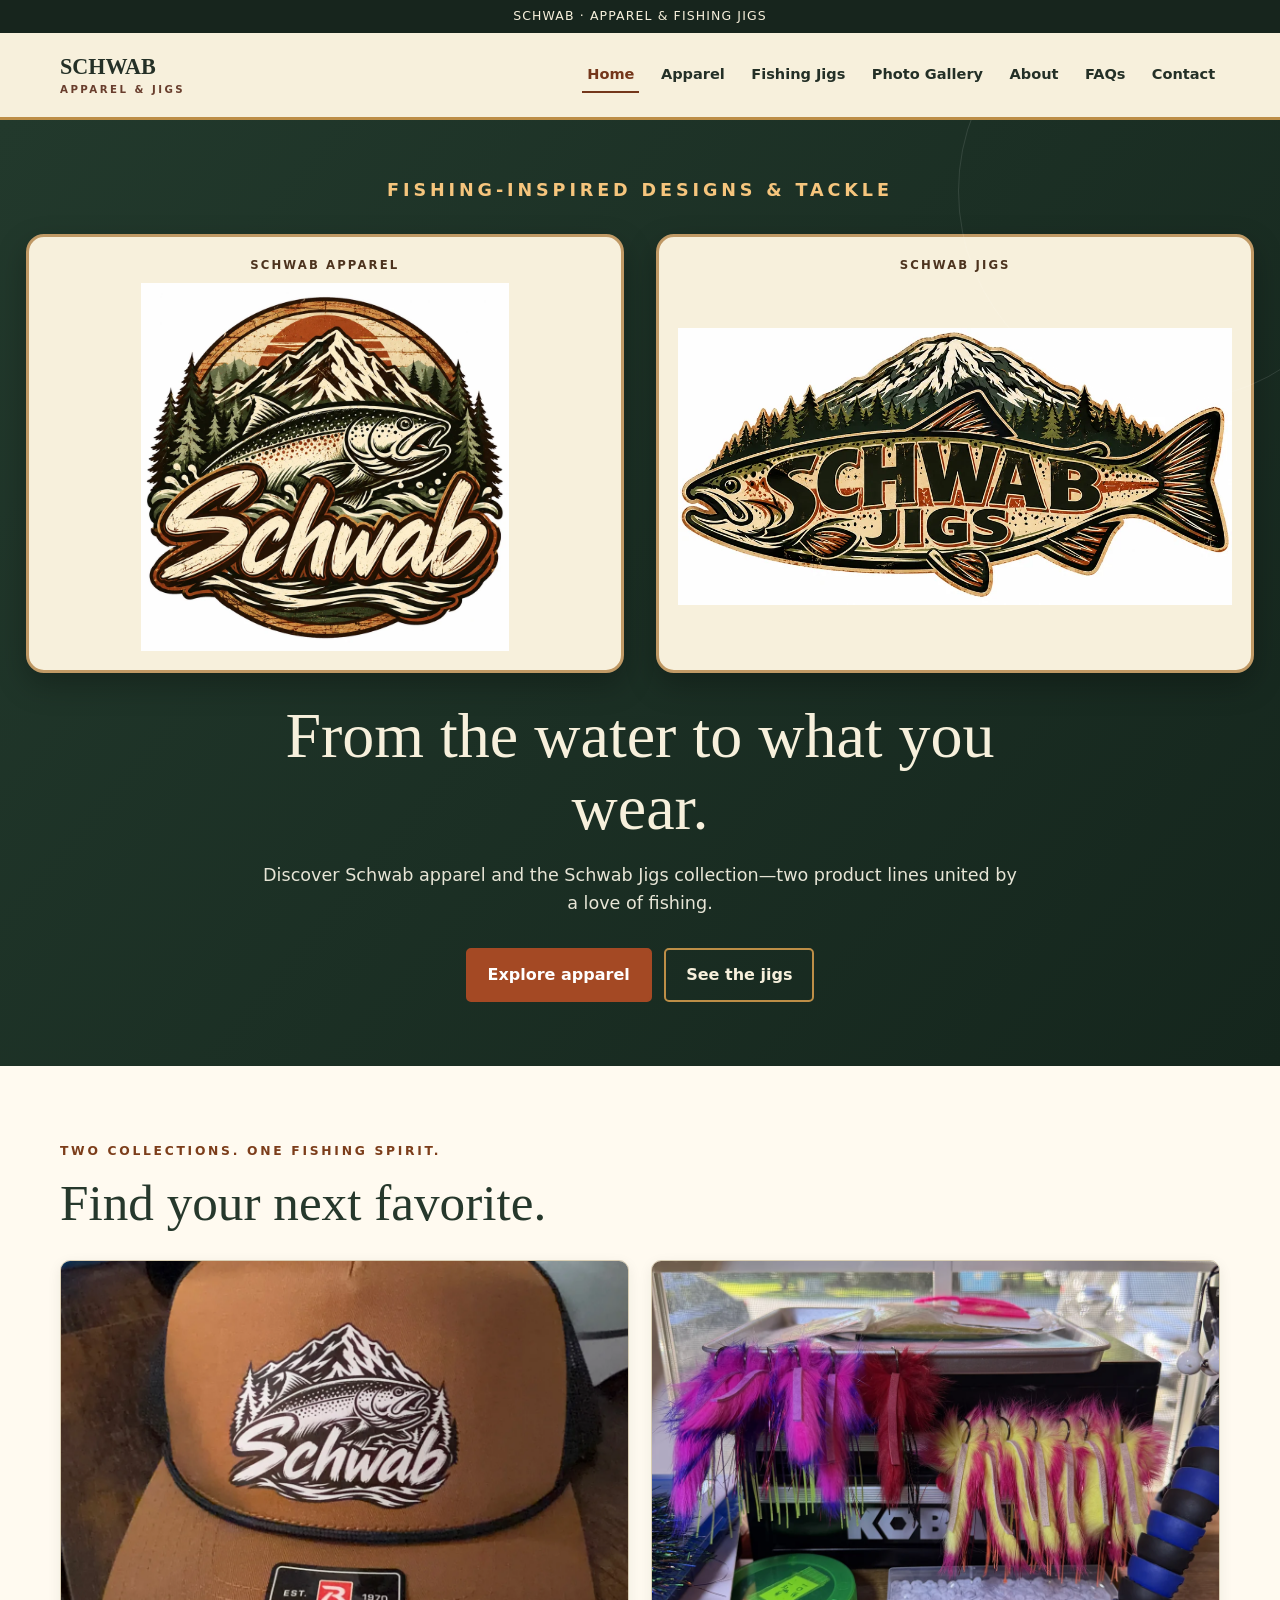
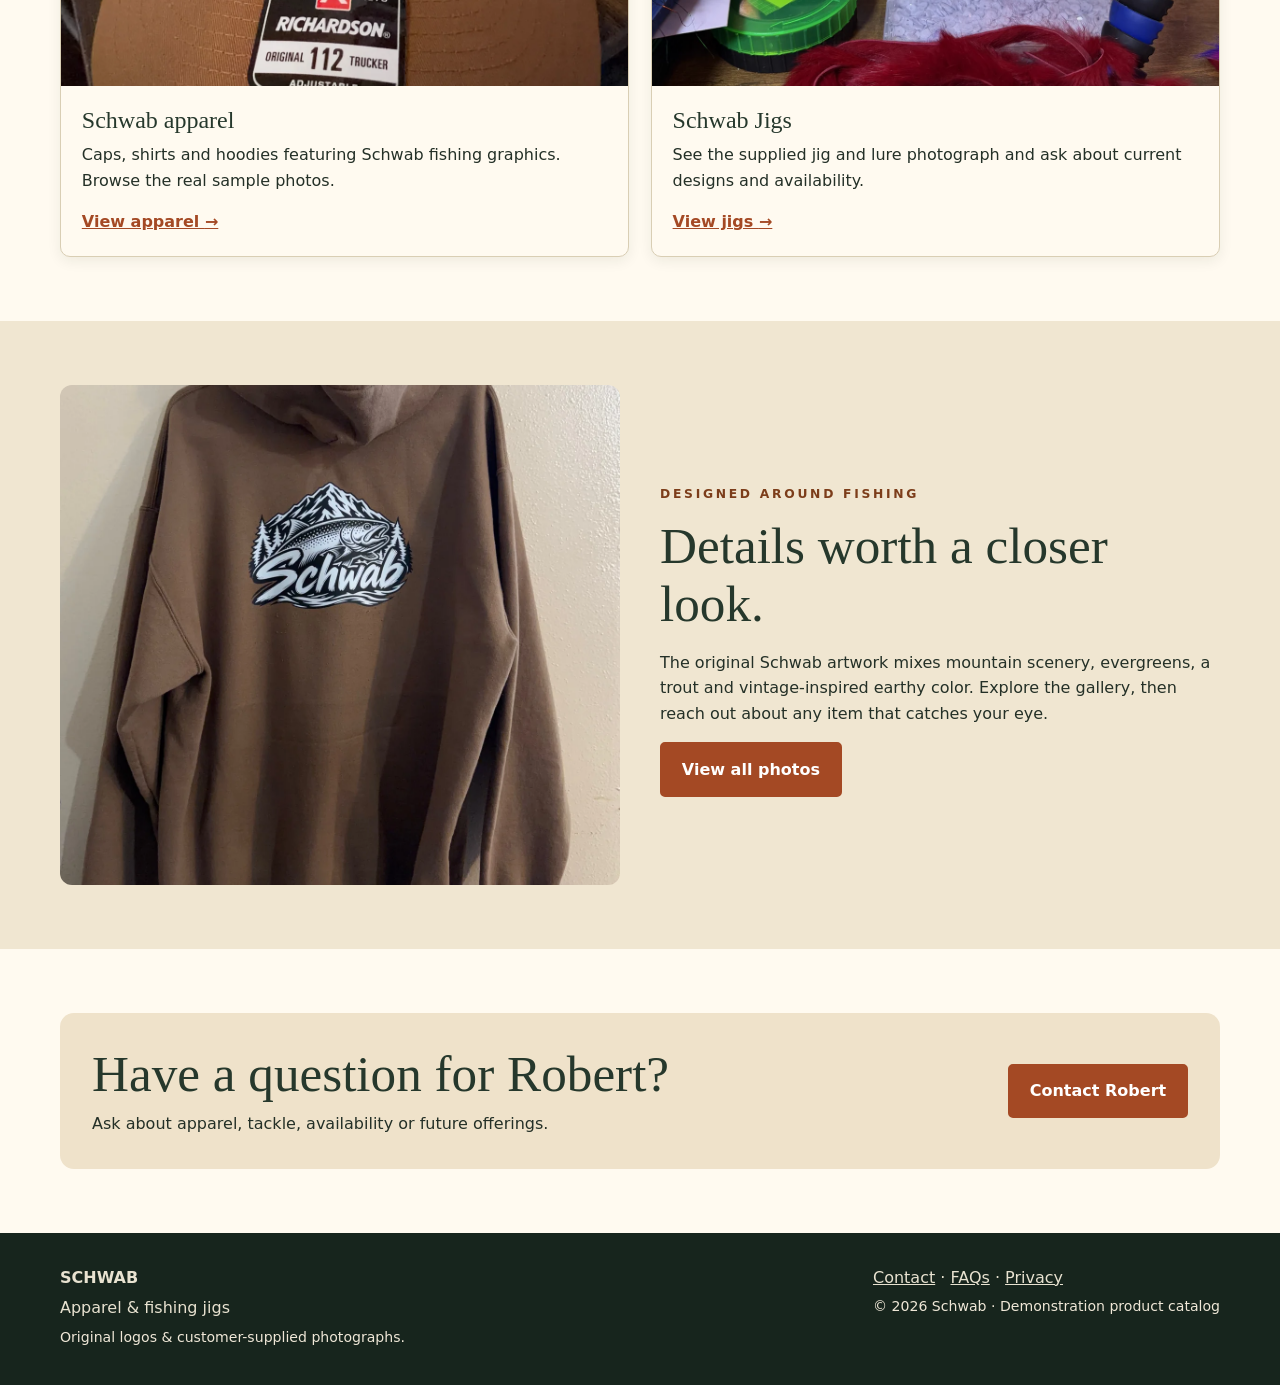
<file: index.html>
<!doctype html>
<html lang="en"><head>
<meta charset="utf-8"><meta name="viewport" content="width=device-width,initial-scale=1">
<meta name="theme-color" content="#26382c">
<meta name="description" content="Explore Robert Schwab fishing-inspired apparel and Schwab Jigs. See actual product photographs and get in touch.">
<meta property="og:type" content="website"><meta property="og:title" content="Schwab | Fishing Apparel & Jigs"><meta property="og:description" content="Explore Robert Schwab fishing-inspired apparel and Schwab Jigs. See actual product photographs and get in touch.">
<link rel="icon" href="assets/images/logos/schwab.webp" type="image/webp"><link rel="stylesheet" href="assets/site.css?v=logos-150-20261024">
<style id="brand-cream-fallback">
/* Inlined fallback when a browser still holds an old stylesheet. */
.hero .hero-logos .logo-card{
background-color:#f7f0dc!important;
background-image:url("[data-uri]")!important;
background-repeat:repeat!important;
background-size:1px 1px!important;
color-scheme:only light;
}
.hero .hero-logos .logo-caption{color:#4d331e!important}
</style>
<title>Schwab | Fishing Apparel & Jigs</title><script src="assets/site.js?v=cream-solid-raster-2" defer></script></head>
<body data-page="home"><div id="app"><noscript><div style="padding:2rem"><h1>Schwab Apparel &amp; Jigs</h1><p>This site requires JavaScript to display its interactive gallery. Please enable JavaScript to browse.</p></div></noscript></div></body></html>
</file>
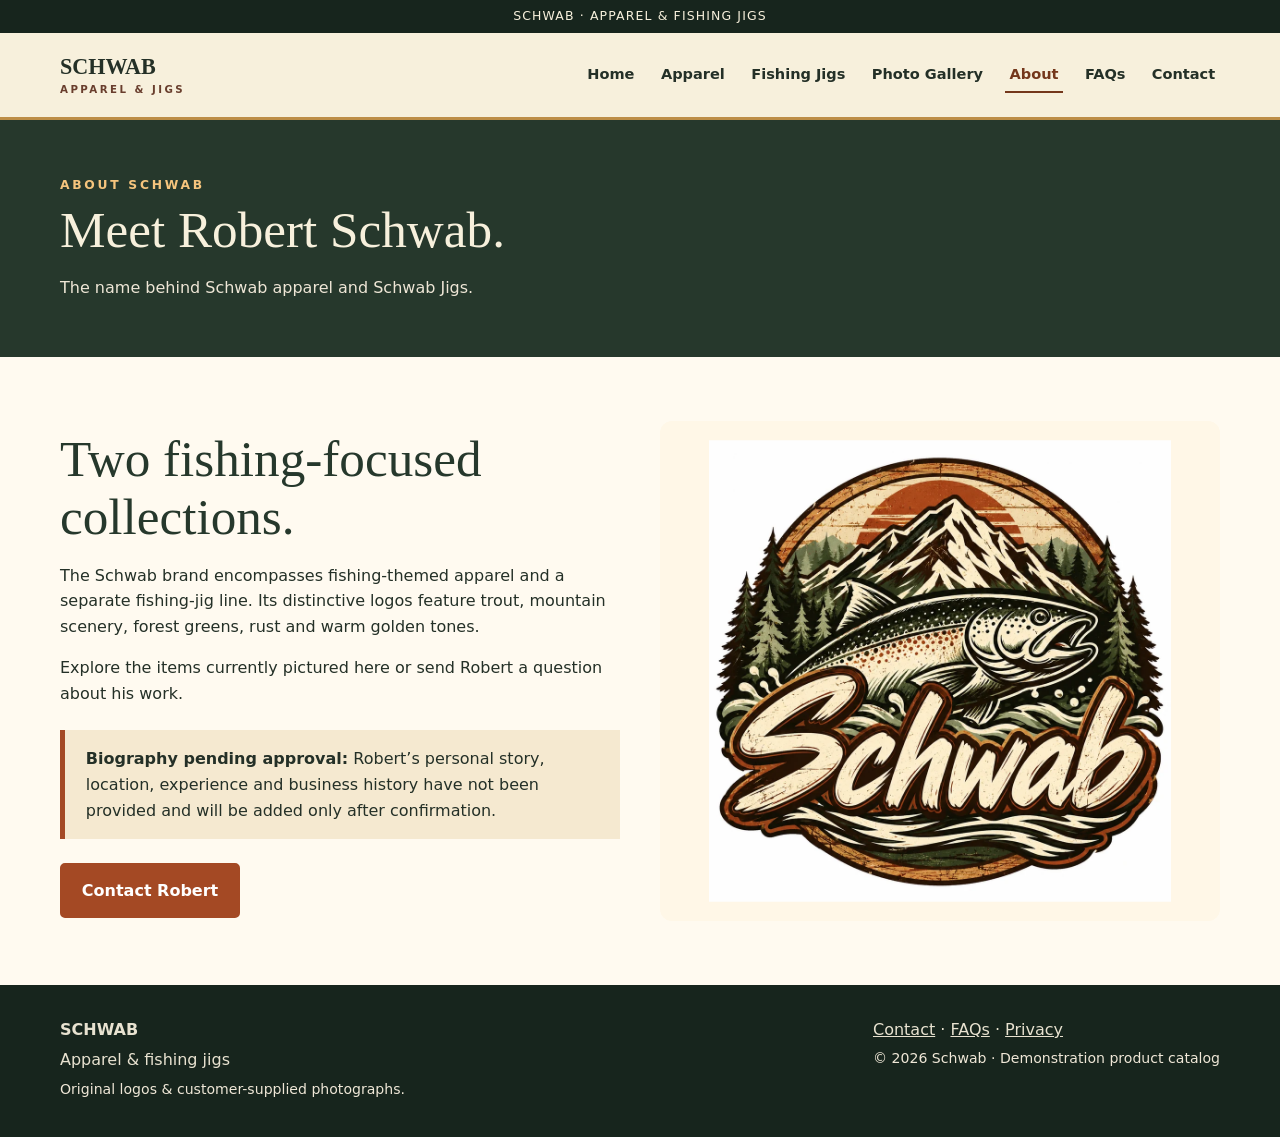
<file: about.html>
<!doctype html>
<html lang="en"><head>
<meta charset="utf-8"><meta name="viewport" content="width=device-width,initial-scale=1">
<meta name="theme-color" content="#26382c">
<meta name="description" content="Learn about the Schwab apparel and Schwab Jigs brands. Robert Schwab biography details to be confirmed.">
<meta property="og:type" content="website"><meta property="og:title" content="About | Robert Schwab"><meta property="og:description" content="Learn about the Schwab apparel and Schwab Jigs brands. Robert Schwab biography details to be confirmed.">
<link rel="icon" href="assets/images/logos/schwab.webp" type="image/webp"><link rel="stylesheet" href="assets/site.css?v=cream-20261024">
<title>About | Robert Schwab</title><script src="assets/site.js" defer></script></head>
<body data-page="about"><div id="app"><noscript><div style="padding:2rem"><h1>Schwab Apparel &amp; Jigs</h1><p>This site requires JavaScript to display its interactive gallery. Please enable JavaScript to browse.</p></div></noscript></div></body></html>
</file>
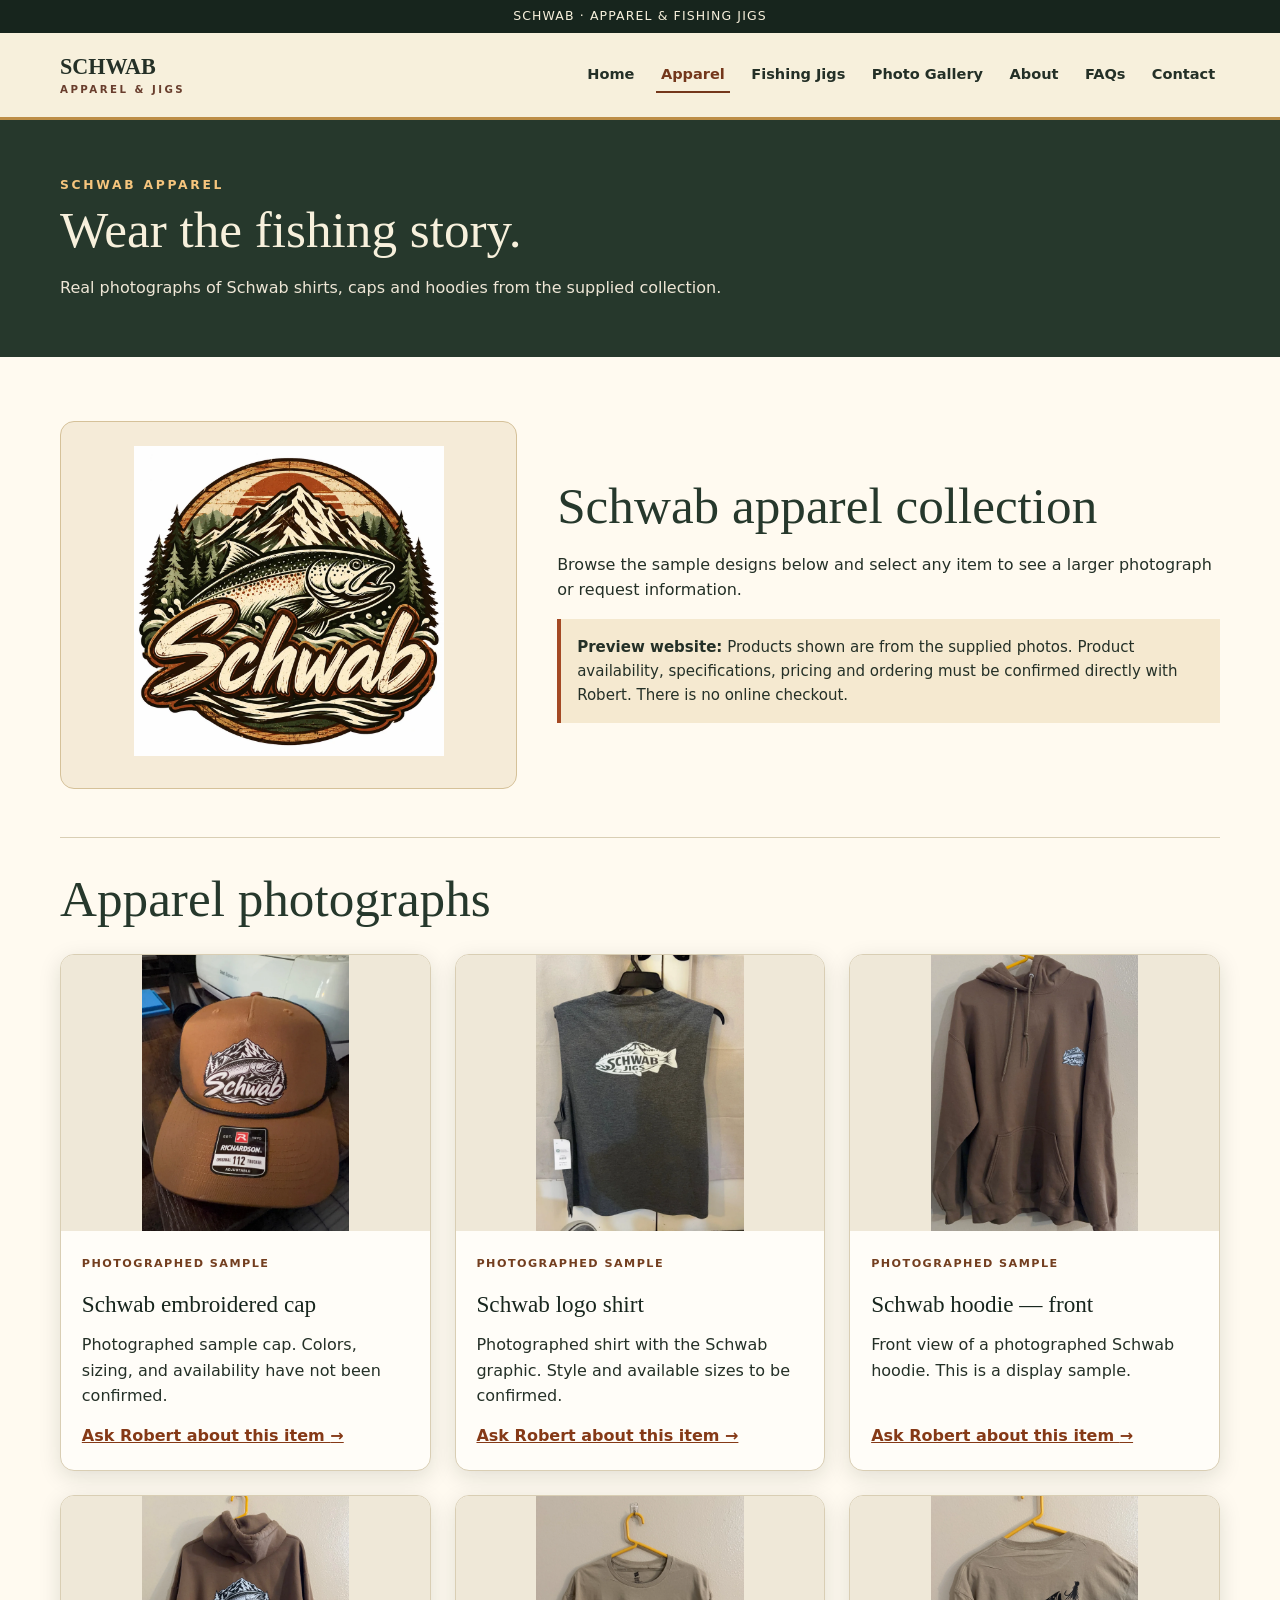
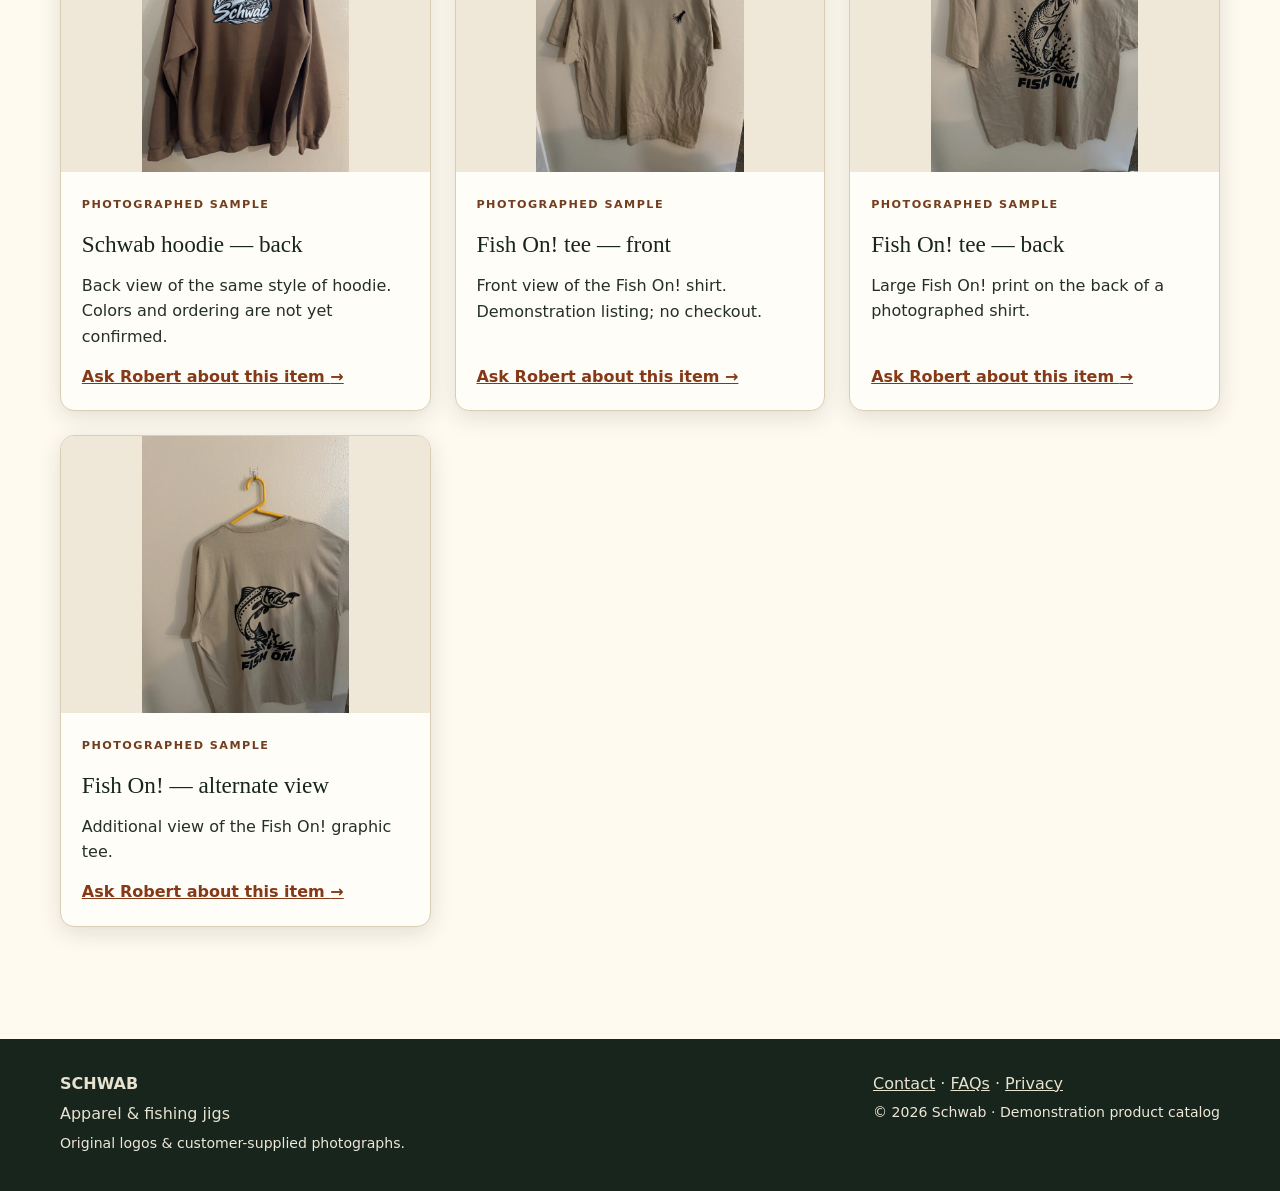
<file: apparel.html>
<!doctype html>
<html lang="en"><head>
<meta charset="utf-8"><meta name="viewport" content="width=device-width,initial-scale=1">
<meta name="theme-color" content="#26382c">
<meta name="description" content="Browse photographs of Schwab apparel including logo caps, hoodies and Fish On shirts. Product details are preview information.">
<meta property="og:type" content="website"><meta property="og:title" content="Schwab Apparel | Caps, Shirts & Hoodies"><meta property="og:description" content="Browse photographs of Schwab apparel including logo caps, hoodies and Fish On shirts. Product details are preview information.">
<link rel="icon" href="assets/images/logos/schwab.webp" type="image/webp"><link rel="stylesheet" href="assets/site.css?v=cream-20261024">
<title>Schwab Apparel | Caps, Shirts & Hoodies</title><script src="assets/site.js" defer></script></head>
<body data-page="apparel"><div id="app"><noscript><div style="padding:2rem"><h1>Schwab Apparel &amp; Jigs</h1><p>This site requires JavaScript to display its interactive gallery. Please enable JavaScript to browse.</p></div></noscript></div></body></html>
</file>
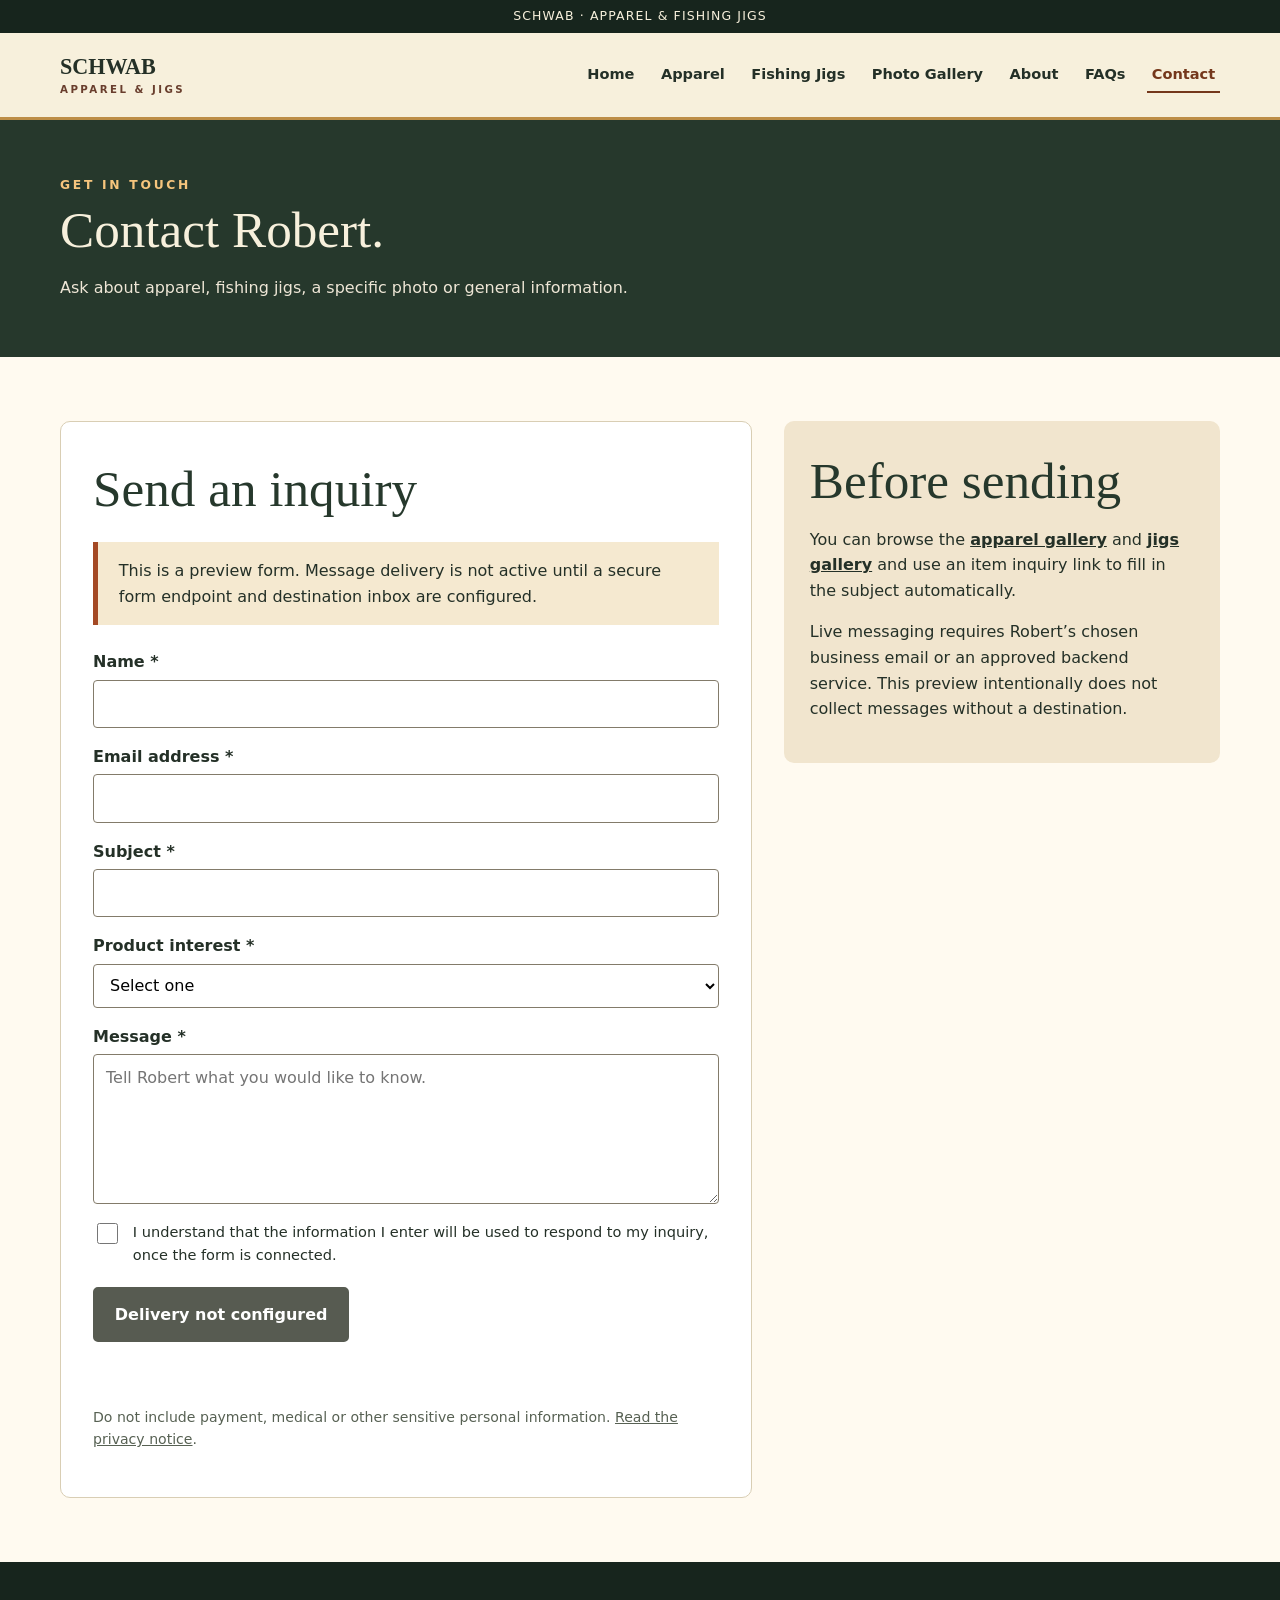
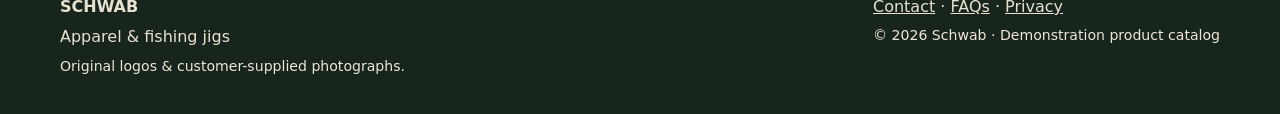
<file: contact.html>
<!doctype html>
<html lang="en"><head>
<meta charset="utf-8"><meta name="viewport" content="width=device-width,initial-scale=1">
<meta name="theme-color" content="#26382c">
<meta name="description" content="Prepare a question for Robert about apparel, fishing jigs or the photographed collection.">
<meta property="og:type" content="website"><meta property="og:title" content="Contact Robert | Schwab Apparel & Jigs"><meta property="og:description" content="Prepare a question for Robert about apparel, fishing jigs or the photographed collection.">
<link rel="icon" href="assets/images/logos/schwab.webp" type="image/webp"><link rel="stylesheet" href="assets/site.css?v=cream-20261024">
<title>Contact Robert | Schwab Apparel & Jigs</title><script src="assets/site.js" defer></script></head>
<body data-page="contact"><div id="app"><noscript><div style="padding:2rem"><h1>Schwab Apparel &amp; Jigs</h1><p>This site requires JavaScript to display its interactive gallery. Please enable JavaScript to browse.</p></div></noscript></div></body></html>
</file>
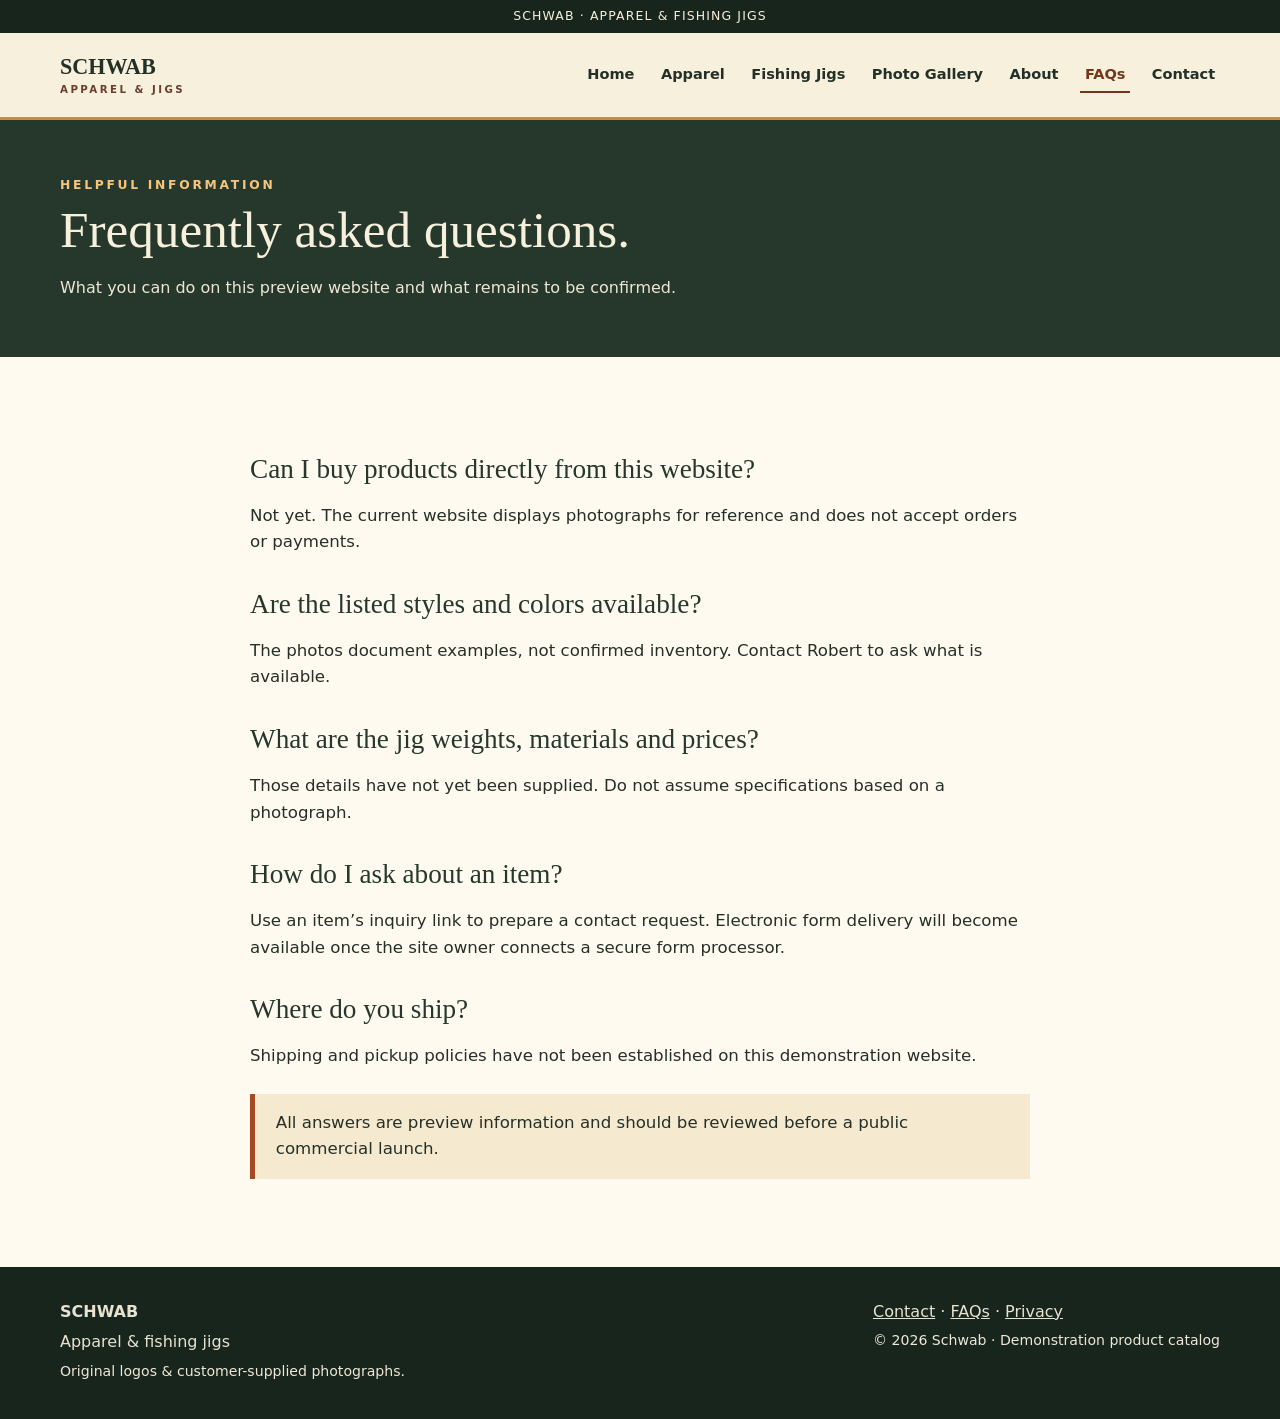
<file: faq.html>
<!doctype html>
<html lang="en"><head>
<meta charset="utf-8"><meta name="viewport" content="width=device-width,initial-scale=1">
<meta name="theme-color" content="#26382c">
<meta name="description" content="Questions about product photographs, availability, orders and the Schwab preview website.">
<meta property="og:type" content="website"><meta property="og:title" content="Frequently Asked Questions | Schwab"><meta property="og:description" content="Questions about product photographs, availability, orders and the Schwab preview website.">
<link rel="icon" href="assets/images/logos/schwab.webp" type="image/webp"><link rel="stylesheet" href="assets/site.css?v=cream-20261024">
<title>Frequently Asked Questions | Schwab</title><script src="assets/site.js" defer></script></head>
<body data-page="faq"><div id="app"><noscript><div style="padding:2rem"><h1>Schwab Apparel &amp; Jigs</h1><p>This site requires JavaScript to display its interactive gallery. Please enable JavaScript to browse.</p></div></noscript></div></body></html>
</file>
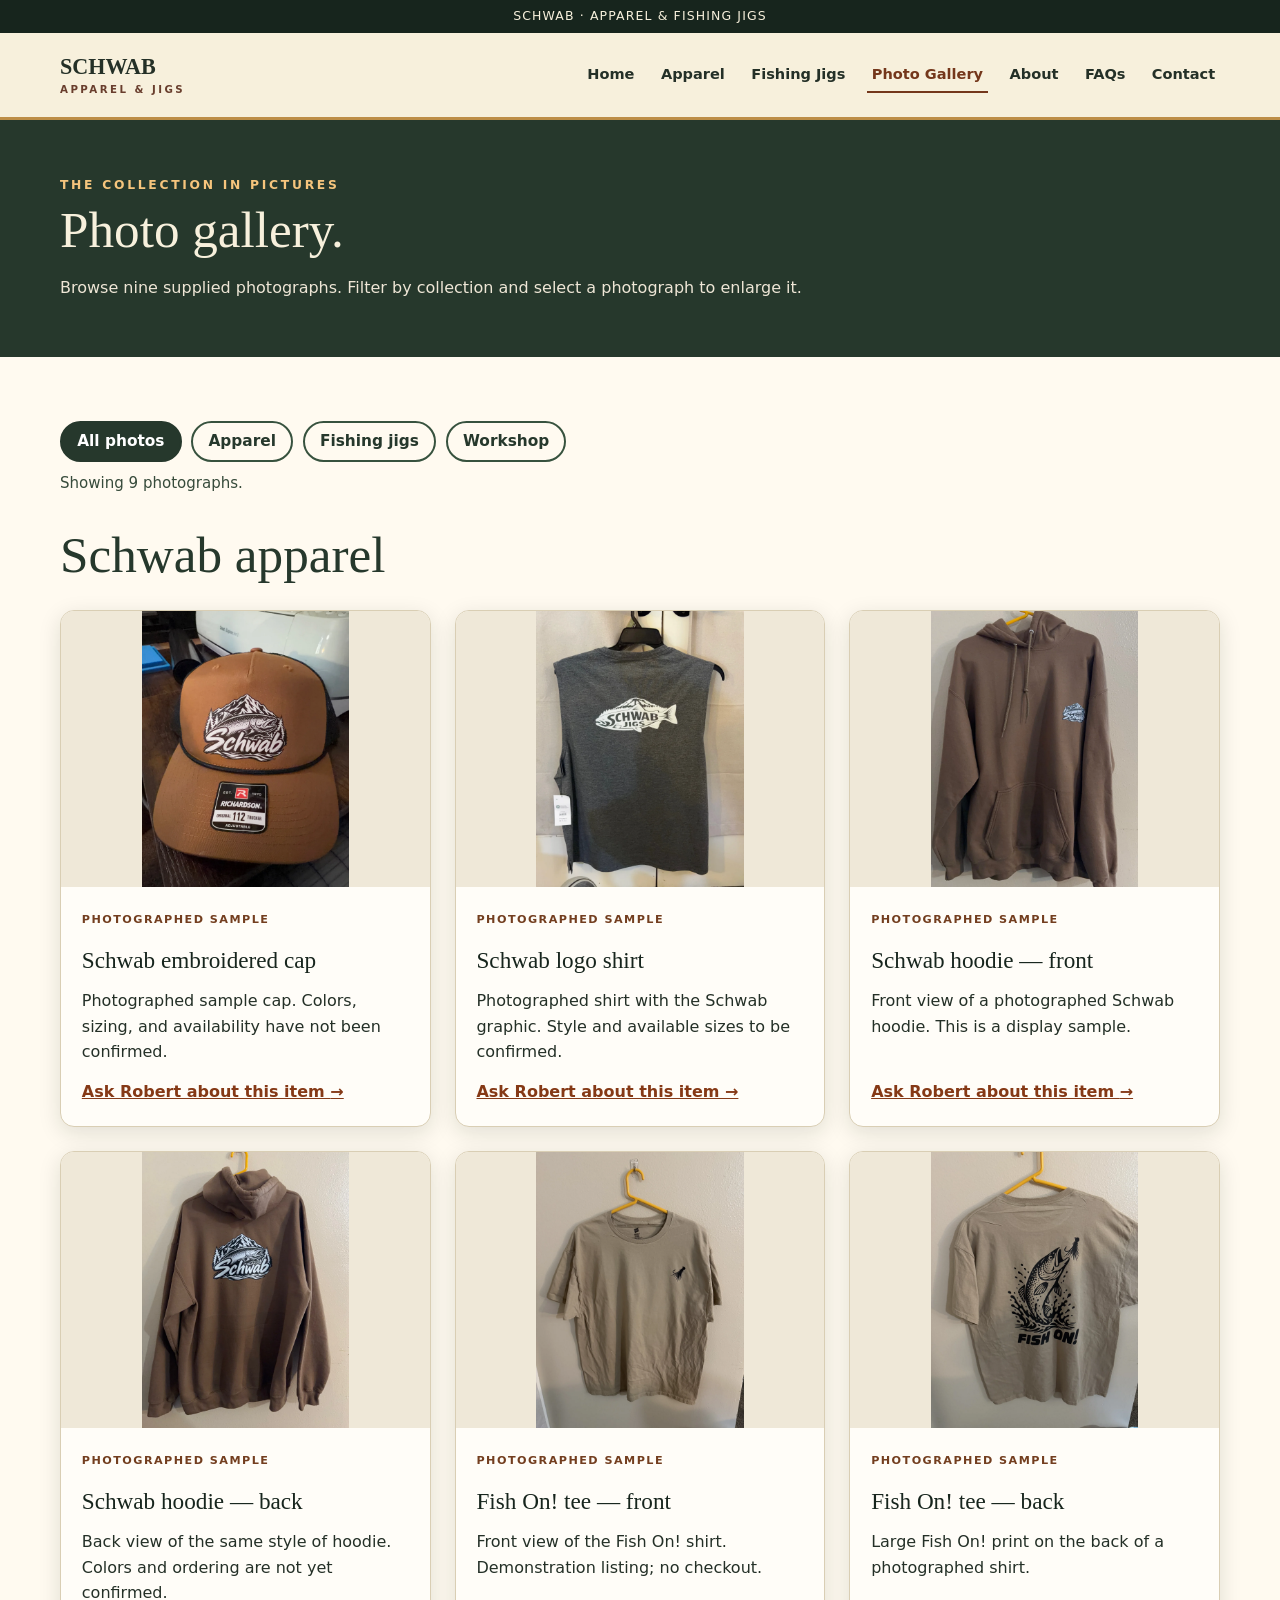
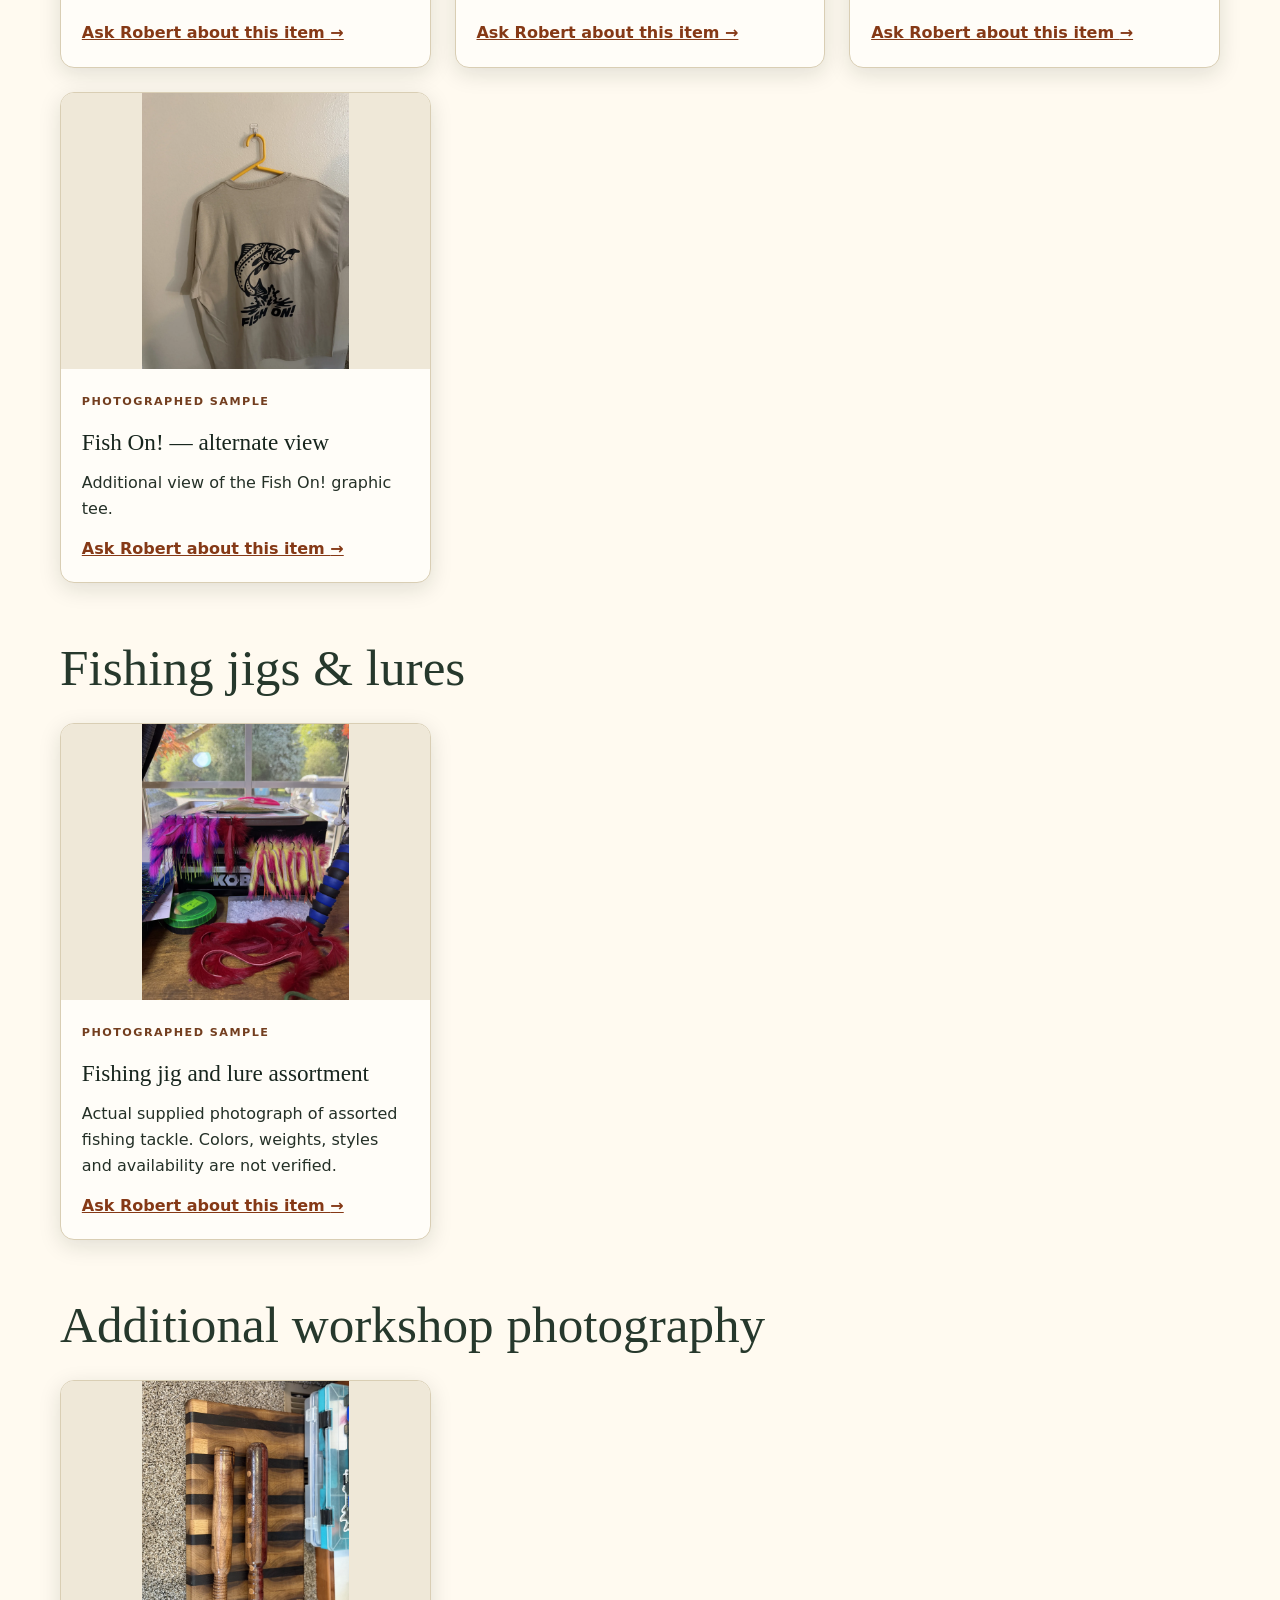
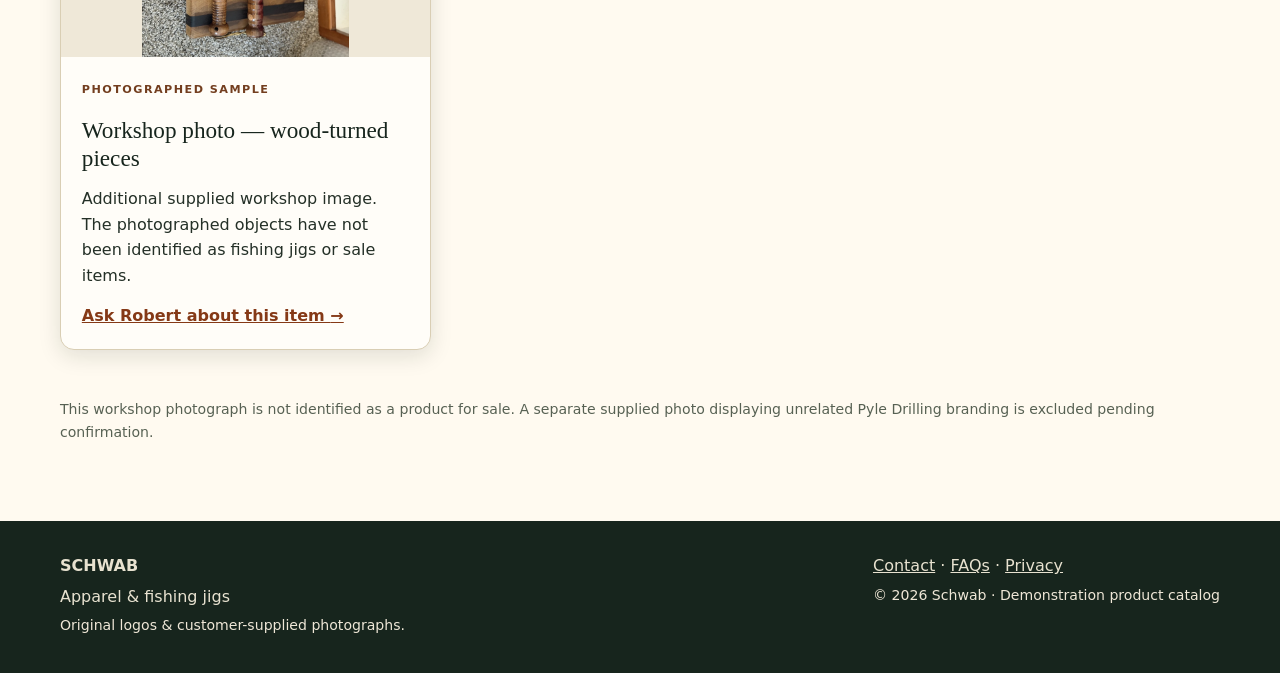
<file: gallery.html>
<!doctype html>
<html lang="en"><head>
<meta charset="utf-8"><meta name="viewport" content="width=device-width,initial-scale=1">
<meta name="theme-color" content="#26382c">
<meta name="description" content="View actual Schwab apparel and fishing-jig photographs organized by collection.">
<meta property="og:type" content="website"><meta property="og:title" content="Photo Gallery | Schwab Apparel & Jigs"><meta property="og:description" content="View actual Schwab apparel and fishing-jig photographs organized by collection.">
<link rel="icon" href="assets/images/logos/schwab.webp" type="image/webp"><link rel="stylesheet" href="assets/site.css?v=cream-20261024">
<title>Photo Gallery | Schwab Apparel & Jigs</title><script src="assets/site.js" defer></script></head>
<body data-page="gallery"><div id="app"><noscript><div style="padding:2rem"><h1>Schwab Apparel &amp; Jigs</h1><p>This site requires JavaScript to display its interactive gallery. Please enable JavaScript to browse.</p></div></noscript></div></body></html>
</file>
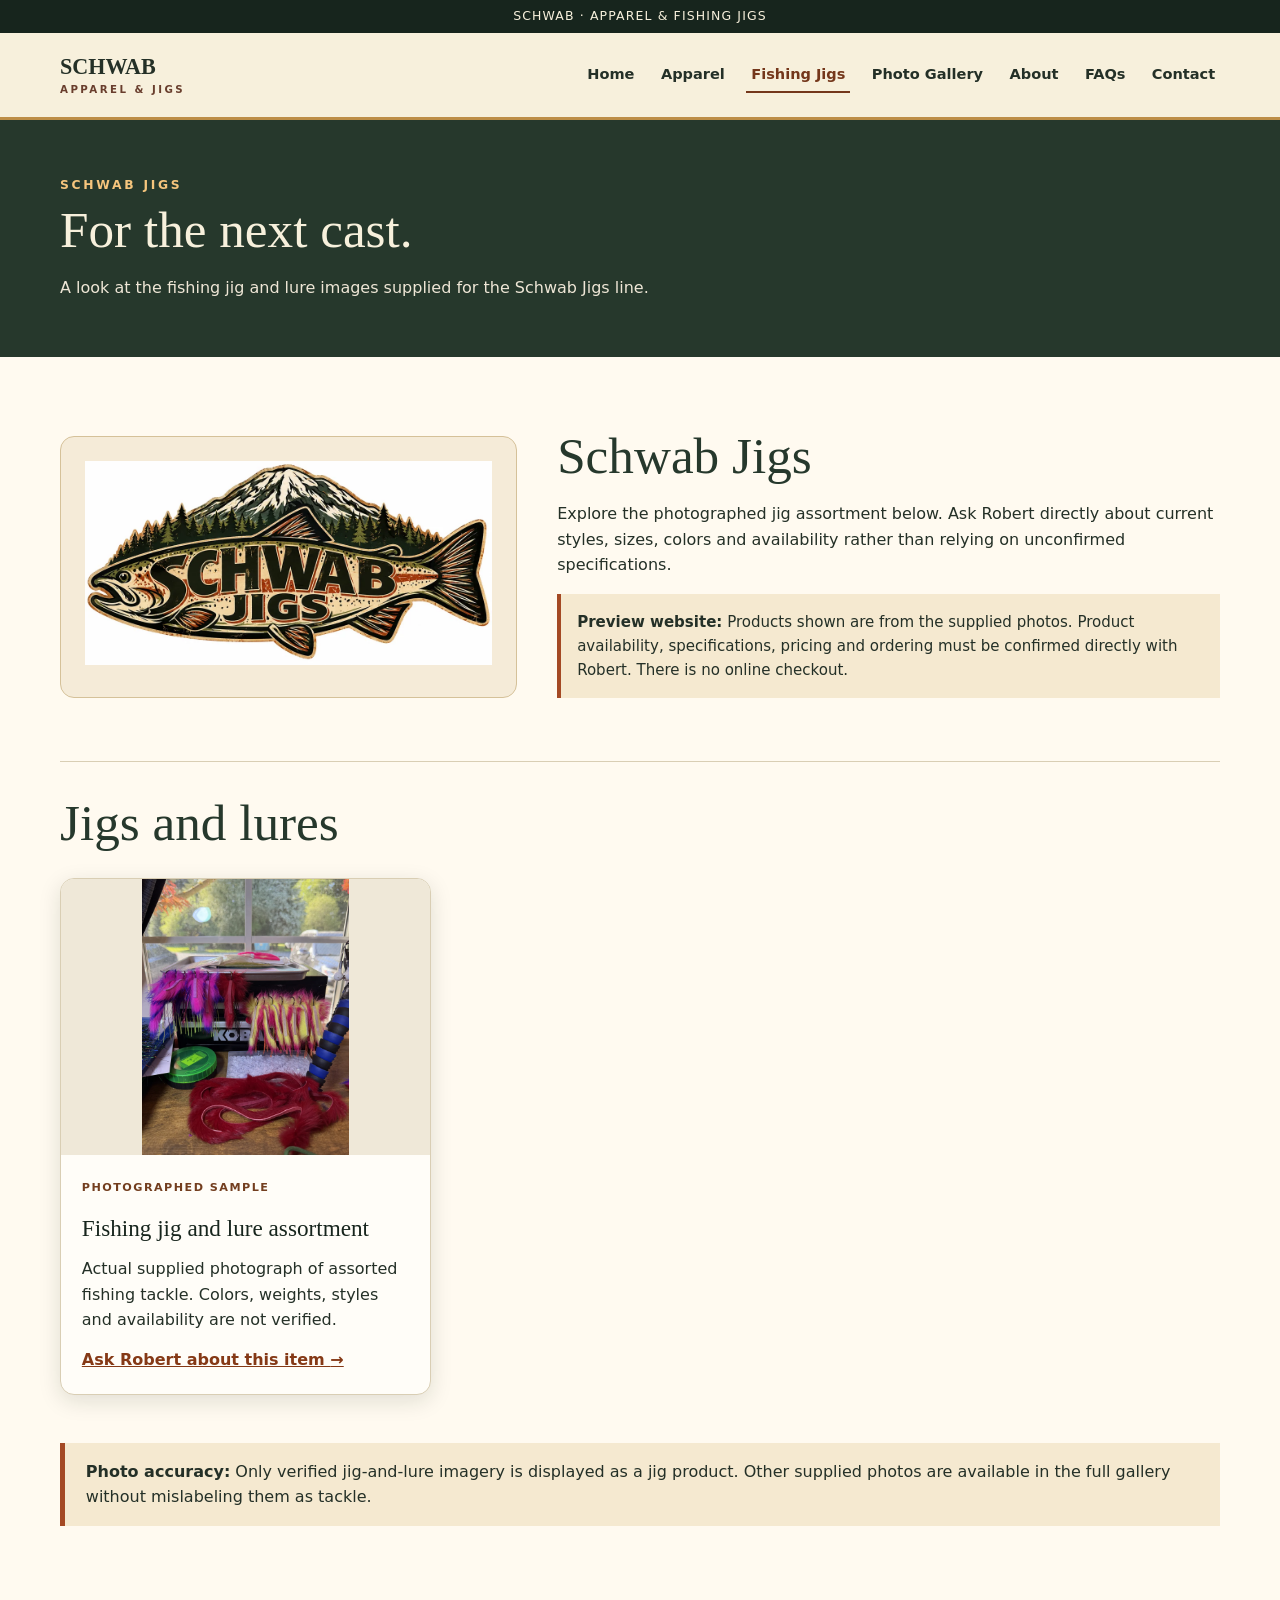
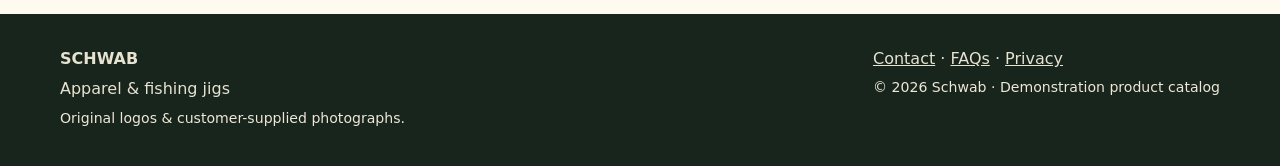
<file: jigs.html>
<!doctype html>
<html lang="en"><head>
<meta charset="utf-8"><meta name="viewport" content="width=device-width,initial-scale=1">
<meta name="theme-color" content="#26382c">
<meta name="description" content="Explore a real photograph of Schwab fishing jigs and lures, then inquire about available colors, styles and sizes.">
<meta property="og:type" content="website"><meta property="og:title" content="Schwab Jigs | Fishing Jigs & Lures"><meta property="og:description" content="Explore a real photograph of Schwab fishing jigs and lures, then inquire about available colors, styles and sizes.">
<link rel="icon" href="assets/images/logos/schwab.webp" type="image/webp"><link rel="stylesheet" href="assets/site.css?v=cream-20261024">
<title>Schwab Jigs | Fishing Jigs & Lures</title><script src="assets/site.js" defer></script></head>
<body data-page="jigs"><div id="app"><noscript><div style="padding:2rem"><h1>Schwab Apparel &amp; Jigs</h1><p>This site requires JavaScript to display its interactive gallery. Please enable JavaScript to browse.</p></div></noscript></div></body></html>
</file>
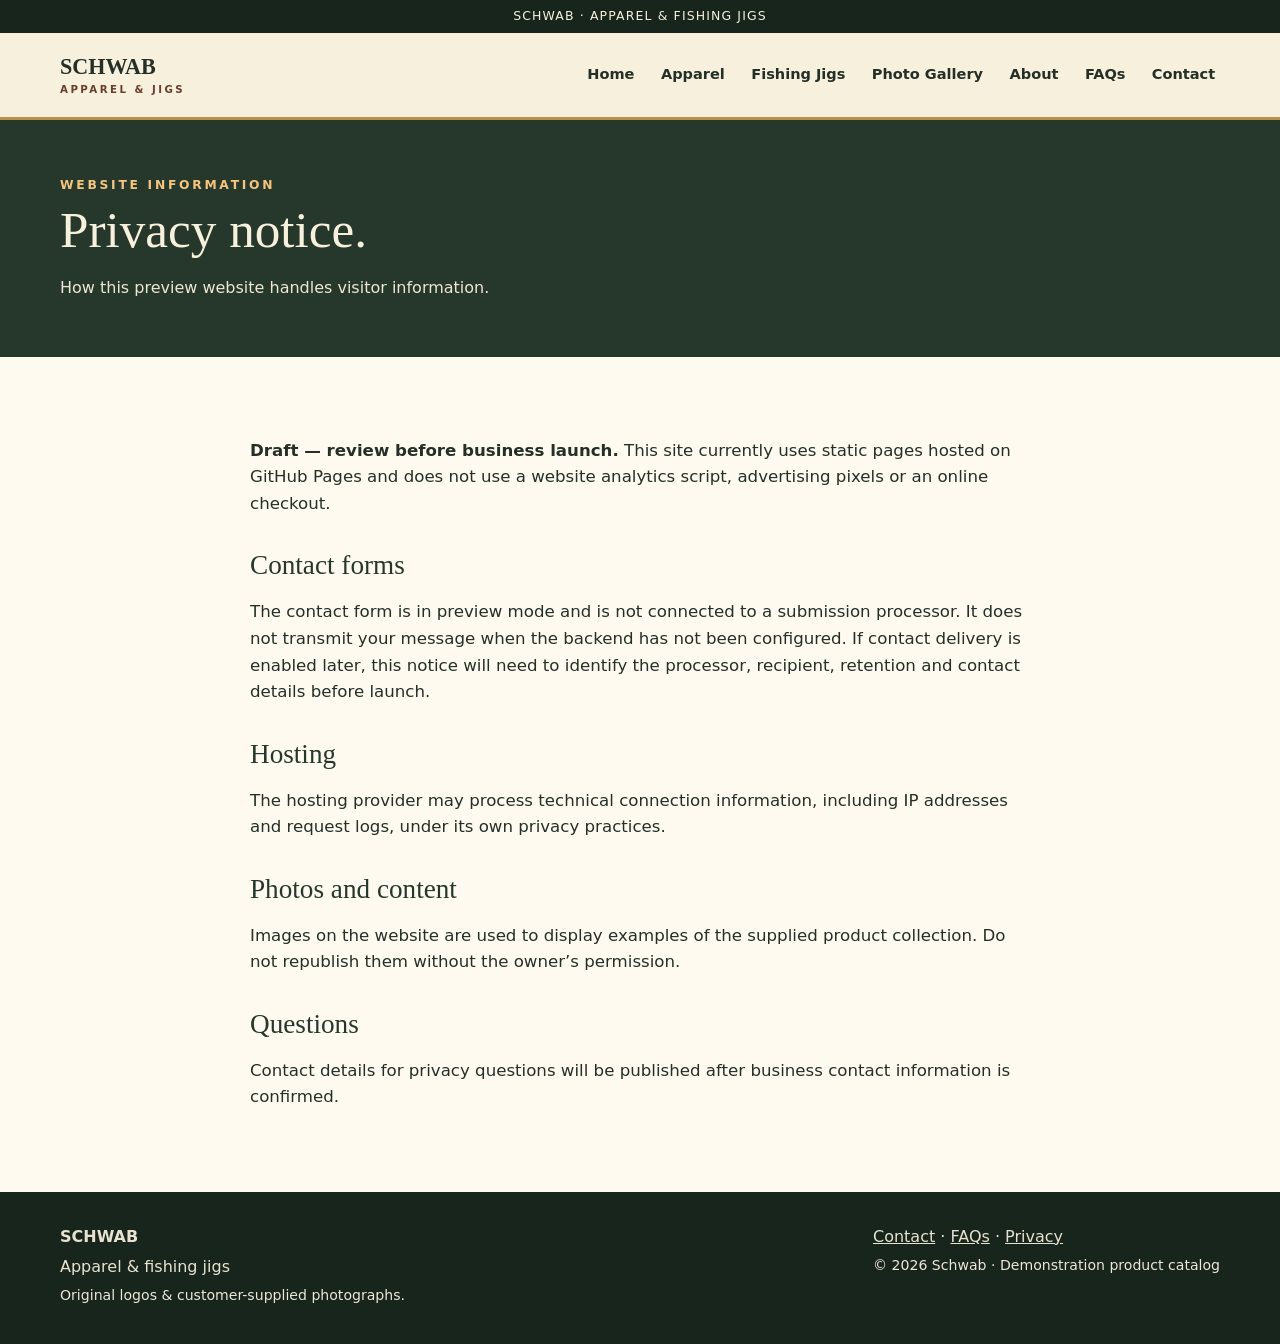
<file: privacy.html>
<!doctype html>
<html lang="en"><head>
<meta charset="utf-8"><meta name="viewport" content="width=device-width,initial-scale=1">
<meta name="theme-color" content="#26382c">
<meta name="description" content="Preview privacy information for the static Robert Schwab website and its unconnected contact form.">
<meta property="og:type" content="website"><meta property="og:title" content="Privacy Notice | Schwab"><meta property="og:description" content="Preview privacy information for the static Robert Schwab website and its unconnected contact form.">
<link rel="icon" href="assets/images/logos/schwab.webp" type="image/webp"><link rel="stylesheet" href="assets/site.css?v=cream-20261024">
<title>Privacy Notice | Schwab</title><script src="assets/site.js" defer></script></head>
<body data-page="privacy"><div id="app"><noscript><div style="padding:2rem"><h1>Schwab Apparel &amp; Jigs</h1><p>This site requires JavaScript to display its interactive gallery. Please enable JavaScript to browse.</p></div></noscript></div></body></html>
</file>
<file: assets/site.css>
:root{--pine:#26382c;--deep:#17251d;--rust:#a44924;--ochre:#bd8e47;--cream:#f7f0dc;--paper:#fffaf0;--text:#243027;--line:#d9ceb4;--brown:#693e2d}
*{box-sizing:border-box}html{scroll-behavior:smooth}body{margin:0;background:var(--paper);color:var(--text);font-family:system-ui,-apple-system,Segoe UI,Roboto,sans-serif;line-height:1.6}a{color:inherit}a:focus-visible,button:focus-visible,input:focus-visible,textarea:focus-visible,select:focus-visible{outline:3px solid #b45a2a;outline-offset:3px}
.skip{position:absolute;top:-100px;left:1rem;background:white;padding:.7rem;z-index:20}.skip:focus{top:1rem}.wrap{width:min(1160px,92%);margin-inline:auto}.topline{background:var(--deep);color:var(--cream);font-size:.78rem;letter-spacing:.09em;text-align:center;padding:.4rem}.site-header{background:var(--cream);border-bottom:3px solid var(--ochre);position:relative;z-index:5}.header-inner{display:flex;align-items:center;justify-content:space-between;gap:1rem;min-height:84px}.wordmark{font-family:Georgia,serif;font-size:1.38rem;font-weight:bold;text-decoration:none;line-height:1.1}.wordmark span{display:block;font-size:.64rem;font-family:system-ui;letter-spacing:.24em;text-transform:uppercase;color:var(--brown);margin-top:.3rem}.nav{display:flex;gap:1.05rem;align-items:center;flex-wrap:wrap}.nav a{text-decoration:none;font-weight:700;font-size:.91rem;padding:.35rem .3rem;border-bottom:2px solid transparent}.nav a:hover,.nav a[aria-current="page"]{border-color:var(--rust)}.nav .contact-link{background:var(--pine);color:white;border-radius:4px;padding:.58rem .9rem}.nav .contact-link:hover{background:var(--rust)}.hero{background:linear-gradient(130deg,#22392c,#15261d);color:var(--cream);position:relative;overflow:hidden}.hero:after{content:"";position:absolute;width:420px;height:420px;border:1px solid #ffffff1c;border-radius:50%;top:-140px;right:-100px;pointer-events:none}.hero-inner{padding:3.5rem 0 4rem;text-align:center}.eyebrow{font-size:.77rem;text-transform:uppercase;letter-spacing:.22em;color:var(--ochre);font-weight:800}.hero h1{font:clamp(2.35rem,5vw,4.6rem)/1.12 Georgia,serif;margin:1.1rem auto;max-width:790px}.hero p{font-size:1.1rem;max-width:760px;margin:0 auto 1.9rem;color:#e7e5d6}.hero-logos{display:grid;grid-template-columns:1fr 1fr;gap:clamp(.6rem,3vw,3rem);max-width:900px;margin:0 auto 1.7rem;align-items:center}.logo-card{background:#f7f0dc;border:3px solid #c09965;border-radius:18px;padding:clamp(1rem,3vw,2.4rem);display:flex;align-items:center;justify-content:center;min-height:235px;box-shadow:0 12px 30px #0004}.logo-card img{display:block;width:100%;height:205px;object-fit:contain}.actions{display:flex;gap:.8rem;justify-content:center;flex-wrap:wrap}.btn{display:inline-flex;align-items:center;justify-content:center;gap:.4rem;background:var(--rust);color:#fff;text-decoration:none;padding:.78rem 1.24rem;border:2px solid var(--rust);border-radius:5px;font-weight:800;cursor:pointer;font:inherit}.btn:hover{background:#823817;border-color:#823817}.btn.outline{background:transparent;border-color:var(--ochre);color:var(--cream)}.btn.outline:hover{background:#ffffff1c}.section{padding:4rem 0}.section.tint{background:#f0e6d1}.section h2,.page-heading h1{font:clamp(2.05rem,4vw,3.3rem)/1.14 Georgia,serif;color:var(--pine);margin:.35rem 0 1rem}.lede{max-width:720px;font-size:1.08rem}.grid{display:grid;grid-template-columns:repeat(3,minmax(0,1fr));gap:1.35rem;margin-top:1.7rem}.grid.two{grid-template-columns:repeat(2,minmax(0,1fr))}.card{background:var(--paper);border:1px solid var(--line);border-radius:10px;overflow:hidden;box-shadow:0 4px 14px #1a241013}.card img{display:block;width:100%;aspect-ratio:4/3;object-fit:cover}.card .card-body{padding:1.3rem}.card h3{font:1.5rem Georgia,serif;margin:0 0 .5rem;color:var(--pine)}.card p{margin:.3rem 0 1rem}.card a.more{font-weight:bold;color:var(--rust)}.page-heading{background:var(--pine);padding:3.5rem 0;color:var(--cream)}.page-heading h1{color:var(--cream)}.page-heading p{max-width:770px;margin:0;color:#eee6d6}.badge{background:#f3e2bc;color:#5b351e;border:1px solid #bd9957;display:inline-block;padding:.2rem .65rem;border-radius:30px;font-size:.75rem;font-weight:800;text-transform:uppercase;letter-spacing:.04em}.split{display:grid;grid-template-columns:1fr 1fr;gap:2.5rem;align-items:center}.split>img{width:100%;border-radius:12px;max-height:500px;object-fit:cover}.gallery{display:grid;grid-template-columns:repeat(3,minmax(0,1fr));gap:1rem;margin:2rem 0}.gallery figure{margin:0;background:white;border:1px solid var(--line);border-radius:9px;overflow:hidden}.gallery img{width:100%;aspect-ratio:4/3;object-fit:cover;display:block;cursor:zoom-in}.gallery figcaption{padding:.8rem;font-size:.9rem}.notice{border-left:5px solid var(--rust);background:#f5e9d0;padding:1rem 1.3rem;margin:1.5rem 0}.contact-grid{display:grid;grid-template-columns:1.35fr .85fr;gap:2rem}.form{background:#fff;border:1px solid var(--line);padding:2rem;border-radius:10px}.field{margin-bottom:1rem}.field label{display:block;font-weight:700;margin-bottom:.3rem}.field input,.field textarea,.field select{display:block;width:100%;font:inherit;padding:.65rem .75rem;border:1px solid #837b6a;border-radius:4px;background:#fff}.field textarea{min-height:150px;resize:vertical}.small{font-size:.88rem;color:#576153}.footer{background:var(--deep);color:#e8e2d0;padding:2rem 0}.footer a{color:#e8e2d0}.footer-inner{display:flex;justify-content:space-between;gap:1rem;flex-wrap:wrap}.footer p{margin:.3rem 0}.lightbox{border:0;padding:0;background:#000c;color:white;max-width:96vw;max-height:94vh}.lightbox::backdrop{background:#000b}.lightbox img{max-width:90vw;max-height:79vh;object-fit:contain;display:block}.lightbox button{float:right;padding:.4rem .8rem;margin:.5rem;background:white;border:0;font-weight:bold;cursor:pointer}.lightbox p{padding:.5rem 1rem;margin:0}
@media(max-width:800px){.header-inner{flex-direction:column;align-items:flex-start;padding:1rem 0}.nav{gap:.5rem}.grid{grid-template-columns:repeat(2,minmax(0,1fr))}.contact-grid,.split{grid-template-columns:1fr}.hero-inner{padding:2.5rem 0 3rem}.logo-card{min-height:180px}.logo-card img{height:150px}}@media(max-width:560px){.grid,.grid.two,.gallery{grid-template-columns:1fr}.hero-logos{gap:.5rem}.logo-card{padding:.4rem;min-height:130px;border-width:2px}.logo-card img{height:115px}.section{padding:2.5rem 0}.nav a{font-size:.84rem}}@media(prefers-reduced-motion:reduce){html{scroll-behavior:auto}*{animation:none!important;transition:none!important}}@media print{.topline,.nav,.actions,.btn{display:none!important}.hero,.page-heading{background:white;color:black}.hero h1,.page-heading h1{color:black}}

/* Collection pages: polished responsive cards, image viewer, and accessible form */
img{max-width:100%}
.page-heading .eyebrow,.hero .eyebrow{color:#f6c57d}
.section .eyebrow{color:#7c3d1a}
.logo-card{position:relative;flex-direction:column;gap:.5rem}
.logo-caption{color:#4d331e;font-size:.73rem;letter-spacing:.18em;font-weight:900}
.logo-card img{height:245px}
.hero-logos{max-width:1020px}
.product-grid{display:grid;grid-template-columns:repeat(3,minmax(0,1fr));gap:1.5rem;margin:1.6rem 0 3rem}
.product-card{display:flex;flex-direction:column;background:#fffdf8;border:1px solid var(--line);border-radius:14px;overflow:hidden;box-shadow:0 6px 22px #101d1320}
.product-card .card-body{padding:1.3rem;display:flex;flex:1;flex-direction:column}
.product-card h3{font:1.45rem/1.2 Georgia,serif;color:var(--deep);margin:.2rem 0 .65rem}
.product-card p{margin:.2rem 0 .9rem}
.product-card .more{font-weight:800;color:#853916;margin-top:auto}
.photo-button{display:block;width:100%;padding:0;margin:0;border:0;cursor:zoom-in;background:#efe8d8;position:relative}
.photo-button img{width:100%;aspect-ratio:4 / 3;object-fit:contain;display:block}
.photo-button:focus-visible{outline-offset:-4px}
.photo-button:hover img{filter:brightness(.97)}
.overline{font-size:.7rem;text-transform:uppercase;letter-spacing:.13em;font-weight:900;color:#733e1f}
.brand-intro{display:grid;grid-template-columns:minmax(240px,1fr) 1.45fr;gap:2.5rem;align-items:center;margin-bottom:3rem}
.brand-intro.reverse{grid-template-columns:1fr 1.45fr}
.brand-intro>div:first-child{background:#f5ebd8;border:1px solid #d5c199;border-radius:14px;padding:1.5rem}
.brand-intro img{max-width:100%;height:auto;max-height:310px;width:100%;object-fit:contain}
.brand-intro h2{margin-bottom:.6rem}
.site-disclaimer{padding:1rem;border-left:4px solid var(--rust);background:#f5e9d0;font-size:.94rem}
.subheading{padding-top:2rem;border-top:1px solid var(--line);margin-top:2.5rem!important}
.callout{display:flex;justify-content:space-between;gap:1.5rem;align-items:center;border-radius:14px;background:#efe2ca;padding:2rem}
.callout h2{margin:0 0 .5rem}
.callout p{margin:0}
.callout .btn{flex-shrink:0}
.prose{max-width:780px}
.prose h2{font-size:1.7rem;line-height:1.22;margin-top:2rem}
.prose p{font-size:1.04rem}
.site-header{position:sticky;top:0}
.menu-toggle{display:none;border:2px solid #37523e;border-radius:6px;color:#192d20;background:transparent;padding:.5rem .7rem;font:700 1rem system-ui;cursor:pointer}
.nav a[aria-current="page"]{color:#74371b;border-color:#74371b}
.form{position:relative}
.form .check{display:flex;gap:.75rem;align-items:flex-start}
.form .check input{flex:0 0 auto;width:1.3rem;height:1.3rem;margin-top:.2rem;accent-color:#27503b}
.form .check label{font-size:.91rem;font-weight:500}
.honeypot{position:absolute!important;width:1px!important;height:1px!important;overflow:hidden!important;clip-path:inset(50%);white-space:nowrap}
.side-panel{background:#f1e5ce;padding:1.6rem;border-radius:10px;align-self:start}
.side-panel a{font-weight:800}
.btn{font-weight:800}
.btn:disabled{cursor:not-allowed;background:#575b51;border-color:#575b51;color:#fff;opacity:1}
#form-status{font-weight:800;min-height:2rem}
.light{color:#efe7d7!important}
.lightbox{width:min(1050px,96vw);padding:1rem;border-radius:8px;text-align:center}
.lightbox img{margin:auto;width:auto;height:auto;max-height:75vh}
.lightbox button{float:none;display:block;margin:0 0 1rem auto;border-radius:4px}
.lightbox p{color:#fff}
@media(max-width:980px){.site-header{position:relative}.menu-toggle{display:block;margin-left:auto}.header-inner{flex-direction:row;flex-wrap:wrap;min-height:72px}.nav{display:none;width:100%;flex-direction:column;align-items:stretch;padding-bottom:1rem}.nav.is-open{display:flex}.nav a{padding:.65rem;border-bottom:1px solid #d0bea0}.product-grid{grid-template-columns:repeat(2,minmax(0,1fr))}}
@media(max-width:650px){.product-grid,.brand-intro,.brand-intro.reverse{grid-template-columns:1fr}.product-grid{gap:1rem}.brand-intro{gap:1rem}.callout{flex-direction:column;align-items:flex-start}.hero-logos{gap:.5rem}.logo-card{padding:.5rem;min-height:125px}.logo-card img{height:clamp(95px,24vw,175px)}.logo-caption{font-size:.6rem}.section{padding:2.5rem 0}.hero h1{font-size:clamp(2rem,9vw,3rem)}.form{padding:1.2rem}.brand-intro img{max-height:280px}}
@media(prefers-reduced-motion:reduce){html{scroll-behavior:auto}.photo-button:hover img{filter:none}}

/* Accessible collection filtering and small-screen refinements */
.gallery-filters{display:flex;gap:.6rem;flex-wrap:wrap;margin:0 0 .6rem}
.filter-chip{border:2px solid #37523e;border-radius:999px;background:#fffaf0;color:#26382c;padding:.5rem .95rem;font:700 .96rem/1.35 system-ui,sans-serif;cursor:pointer}
.filter-chip:hover{background:#f0e6d1}
.filter-chip[aria-pressed="true"]{background:#26382c;color:#fff;border-color:#26382c}
.gallery-status{margin:0 0 1.4rem;font-size:.94rem;color:#374b3b}
.gallery-group[hidden]{display:none!important}
.gallery-group + .gallery-group{margin-top:2.4rem}
.gallery-group h2{padding-top:.5rem}
@media(max-width:650px){.filter-chip{flex:1 1 auto}.hero-logos{grid-template-columns:repeat(2,minmax(0,1fr))}.logo-card img{width:100%;height:clamp(90px,23vw,155px)}}
@media print{.gallery-filters,.gallery-status{display:none!important}.gallery-group[hidden]{display:block!important}}


/* Exact brand cream: raster backdrop avoids automatic dark-mode CSS recoloring.
   Both logos remain transparent and sit atop this opaque 1px cream pattern. */
.hero .hero-logos .logo-card {
  background-color: #f7f0dc !important;
  background-image: url("[data-uri]") !important;
  background-repeat: repeat !important;
  background-size: 1px 1px !important;
  color-scheme: only light;
}
.hero .hero-logos .logo-caption { color: #4d331e !important; }

/* 150% homepage logo size, measured from the previous 245px desktop artwork.
   Keep each image inside its gold-bordered cream card without cropping. */
.hero .hero-inner.wrap { width: min(1400px, 96%); }
.hero .hero-logos { max-width: 1400px; gap: clamp(.75rem, 2.5vw, 2.75rem); }
.hero .hero-logos .logo-card {
  padding: clamp(.65rem, 1.5vw, 1.25rem);
  min-height: 430px;
}
.hero .hero-logos .logo-card img {
  display: block;
  width: 100%;
  max-width: 100%;
  height: 367.5px; /* 245px x 1.5 */
  object-fit: contain;
}
@media (max-width: 800px) {
  .hero .hero-logos .logo-card { min-height: 285px; }
  .hero .hero-logos .logo-card img { height: 225px; } /* 150px x 1.5 */
}
@media (max-width: 650px) {
  .hero .hero-logos .logo-card {
    min-height: clamp(165px, 39vw, 295px);
    padding: .5rem;
  }
  .hero .hero-logos .logo-card img {
    height: clamp(135px, 34.5vw, 232.5px); /* 90/23vw/155 x 1.5 */
  }
}
</file>
